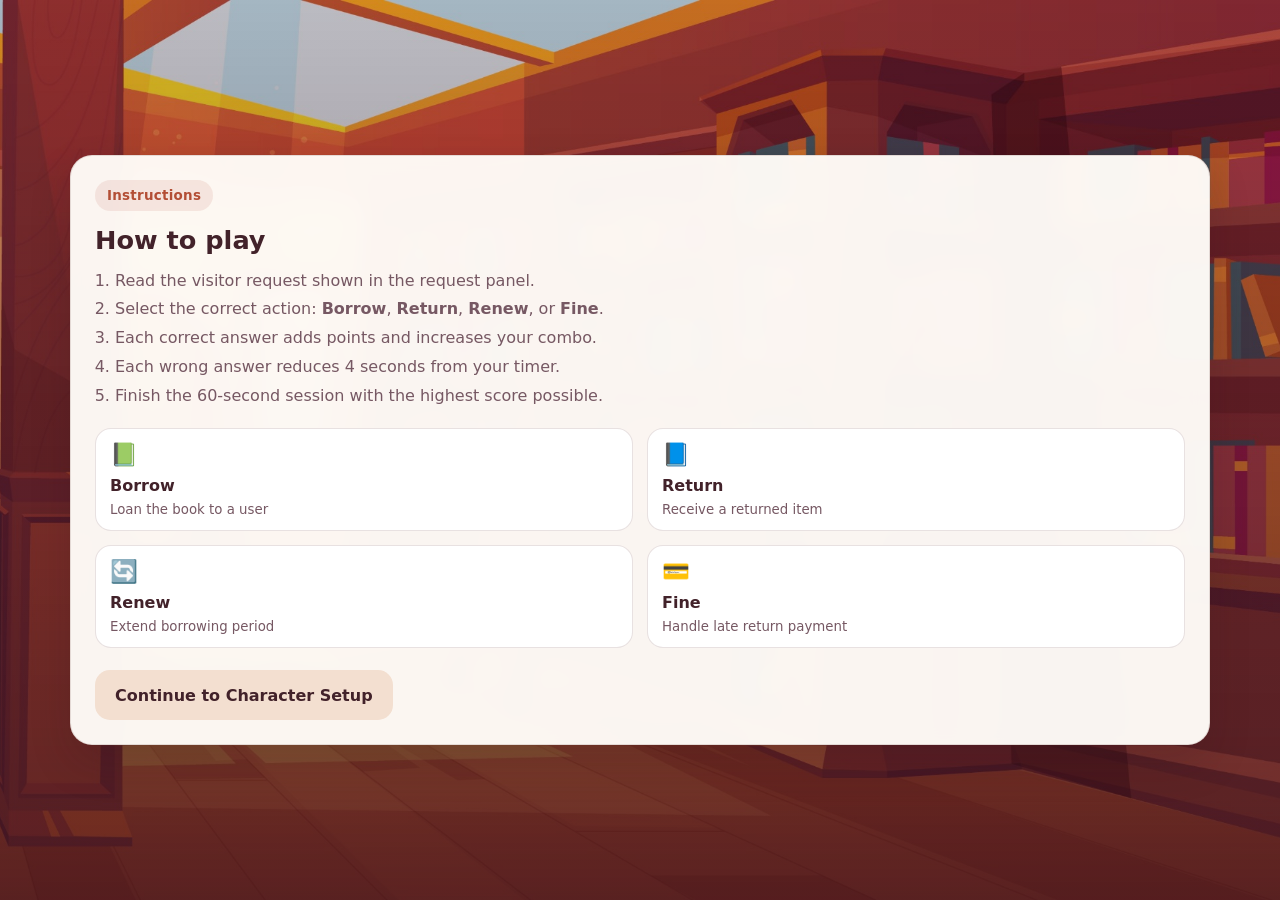
<file: index.html>
<!DOCTYPE html>
<html lang="en">
<head>
  <meta charset="UTF-8" />
  <meta name="viewport" content="width=device-width, initial-scale=1.0" />
  <title>Book Circulation Rush</title>
  <meta name="description" content="A lightweight responsive web game about library book circulation for mobile and desktop." />
  <link rel="stylesheet" href="css/styles.css" />
</head>
<body>
  <div class="bg-overlay"></div>

  <main class="app-shell">
    <section id="menuScreen" class="screen">
      <div class="panel hero-panel">
        <div class="hero-copy">
          <span class="eyebrow">Lightweight Web Game</span>
          <h1>Book Circulation Rush</h1>
          <p class="lead">
            Manage a busy library circulation desk. Process borrowing, returning, renewing,
            and late-fine requests as fast and accurately as possible.
          </p>

          <div class="feature-pills">
            <span>Mobile Friendly</span>
            <span>Desktop Ready</span>
            <span>Simple Gameplay</span>
            <span>Professional UI</span>
          </div>
        </div>

        <div class="setup-card">
          <h2>Create your librarian</h2>
          <p class="helper-text">Choose a character, then enter your own librarian name.</p>

          <div class="character-grid" role="radiogroup" aria-label="Choose character">
            <button type="button" class="character-card selected" data-character="male" aria-pressed="true">
              <img class="character-photo" src="assets/male-librarian.webp" alt="Male librarian Bayu" />
              <div class="character-text">
                <strong>Male Librarian</strong>
                <span>Default name: Bayu</span>
              </div>
            </button>

            <button type="button" class="character-card" data-character="female" aria-pressed="false">
              <img class="character-photo" src="assets/female-librarian.jpg" alt="Female librarian Ayu" />
              <div class="character-text">
                <strong>Female Librarian</strong>
                <span>Default name: Ayu</span>
              </div>
            </button>
          </div>

          <div class="field-group">
            <label for="characterName">Character name</label>
            <input id="characterName" type="text" maxlength="18" placeholder="Enter librarian name" value="Bayu" />
          </div>

          <div class="stats-row">
            <div class="small-stat">
              <span class="label">Session</span>
              <strong>60 sec</strong>
            </div>
            <div class="small-stat">
              <span class="label">Goal</span>
              <strong>Best score</strong>
            </div>
            <div class="small-stat">
              <span class="label">Mode</span>
              <strong>Tap / Click</strong>
            </div>
          </div>

          <div class="menu-actions">
            <button id="startBtn" class="btn btn-primary">Start Game</button>
            <button id="howToPlayBtn" class="btn btn-secondary">How to Play</button>
          </div>
        </div>
      </div>
    </section>

    <section id="howToPlayScreen" class="screen active">
      <div class="panel info-panel">
        <span class="eyebrow">Instructions</span>
        <h2>How to play</h2>
        <ol class="instruction-list">
          <li>Read the visitor request shown in the request panel.</li>
          <li>Select the correct action: <strong>Borrow</strong>, <strong>Return</strong>, <strong>Renew</strong>, or <strong>Fine</strong>.</li>
          <li>Each correct answer adds points and increases your combo.</li>
          <li>Each wrong answer reduces 4 seconds from your timer.</li>
          <li>Finish the 60-second session with the highest score possible.</li>
        </ol>

        <div class="legend-grid">
          <div class="legend-card"><span>📗</span><strong>Borrow</strong><small>Loan the book to a user</small></div>
          <div class="legend-card"><span>📘</span><strong>Return</strong><small>Receive a returned item</small></div>
          <div class="legend-card"><span>🔄</span><strong>Renew</strong><small>Extend borrowing period</small></div>
          <div class="legend-card"><span>💳</span><strong>Fine</strong><small>Handle late return payment</small></div>
        </div>

        <div class="menu-actions align-left">
          <button id="backToMenuBtn" class="btn btn-secondary">Continue to Character Setup</button>
        </div>
      </div>
    </section>

    <section id="gameScreen" class="screen">
      <div class="hud panel">
        <div class="player-box">
          <div id="playerAvatar" class="avatar small character-photo-shell">
            <img src="assets/male-librarian.webp" alt="Selected librarian" />
          </div>
          <div>
            <span class="label">Current Librarian</span>
            <strong id="playerName">Bayu</strong>
          </div>
        </div>

        <div class="score-boxes">
          <div class="stat-card"><span class="label">Score</span><strong id="scoreValue">0</strong></div>
          <div class="stat-card"><span class="label">Combo</span><strong id="comboValue">0x</strong></div>
          <div class="stat-card"><span class="label">Best</span><strong id="bestValue">0</strong></div>
          <div class="stat-card"><span class="label">Time</span><strong id="timeValue">60</strong></div>
        </div>
      </div>

      <div class="game-layout">
        <div class="panel request-panel">
          <div class="request-header">
            <span class="eyebrow">Visitor Request</span>
            <span id="roundValue" class="round-badge">Round 1</span>
          </div>

          <div class="visitor-card">
            <div class="visitor-avatar" id="visitorEmoji">🙂</div>
            <div>
              <span class="label">Visitor</span>
              <strong id="visitorName">Alya</strong>
            </div>
          </div>

          <div class="request-card">
            <div class="request-type" id="requestTypeBadge">Borrow</div>
            <div class="request-book-layout">
              <div id="bookCoverCard" class="book-cover-card">
                <span class="book-cover-label">BOOK</span>
                <strong id="bookCoverTitle">The Midnight Library</strong>
                <small id="bookCoverAuthor">Matt Haig</small>
              </div>
              <div class="request-book-copy">
                <h3 id="bookTitle">The Midnight Library</h3>
                <p id="requestText">Alya wants to borrow this book today. Please process the loan properly.</p>
              </div>
            </div>
          </div>

          <div id="feedbackBanner" class="feedback-banner">The desk is ready. Process the next request.</div>
        </div>

        <div class="panel actions-panel">
          <div class="action-panel-head">
            <h2>Choose the correct action</h2>
            <p>Tap on mobile or click on desktop.</p>
          </div>

          <div class="action-grid">
            <button type="button" class="action-btn" data-action="borrow">
              <span class="action-icon">📗</span>
              <span class="action-title">Borrow</span>
              <small>Issue book</small>
            </button>
            <button type="button" class="action-btn" data-action="return">
              <span class="action-icon">📘</span>
              <span class="action-title">Return</span>
              <small>Receive book</small>
            </button>
            <button type="button" class="action-btn" data-action="renew">
              <span class="action-icon">🔄</span>
              <span class="action-title">Renew</span>
              <small>Extend loan</small>
            </button>
            <button type="button" class="action-btn" data-action="fine">
              <span class="action-icon">💳</span>
              <span class="action-title">Fine</span>
              <small>Late payment</small>
            </button>
          </div>
        </div>
      </div>
    </section>

    <section id="resultScreen" class="screen">
      <div class="panel result-panel">
        <span class="eyebrow">Session Finished</span>
        <h2>Circulation desk closed.</h2>
        <p class="lead small-lead">Nice work. Review your final result and try again to beat your record.</p>

        <div class="result-profile">
          <div id="resultAvatar" class="avatar medium character-photo-shell">
            <img src="assets/male-librarian.webp" alt="Selected librarian" />
          </div>
          <div>
            <span class="label">Librarian</span>
            <strong id="resultPlayerName">Bayu</strong>
          </div>
        </div>

        <div class="result-stats">
          <div class="result-card">
            <span class="label">Final Score</span>
            <strong id="finalScore">0</strong>
          </div>
          <div class="result-card">
            <span class="label">Best Score</span>
            <strong id="finalBest">0</strong>
          </div>
          <div class="result-card">
            <span class="label">Longest Combo</span>
            <strong id="finalCombo">0x</strong>
          </div>
        </div>

        <div class="menu-actions">
          <button id="playAgainBtn" class="btn btn-primary">Play Again</button>
          <button id="goHomeBtn" class="btn btn-secondary">Main Menu</button>
        </div>
      </div>
    </section>
  </main>

  <script src="js/app.js"></script>
</body>
</html>
</file>
<file: css/styles.css>
:root {
  --bg-tint: rgba(58, 22, 29, 0.68);
  --panel: rgba(255, 248, 242, 0.93);
  --panel-strong: rgba(255, 252, 248, 0.97);
  --text: #42222a;
  --muted: #765863;
  --primary: #b34e35;
  --primary-hover: #9d432d;
  --secondary: #f3dfd0;
  --line: rgba(92, 48, 48, 0.14);
  --success: #237856;
  --danger: #b43d3d;
  --shadow: 0 18px 40px rgba(44, 14, 22, 0.18);
  --radius-xl: 28px;
  --radius-lg: 22px;
  --radius-md: 18px;
  --radius-sm: 14px;
}

* { box-sizing: border-box; }
html, body { min-height: 100%; }
body {
  margin: 0;
  font-family: Inter, ui-sans-serif, system-ui, -apple-system, BlinkMacSystemFont, "Segoe UI", sans-serif;
  color: var(--text);
  background: url('../assets/library-bg.jpg') center/cover no-repeat fixed;
}

.bg-overlay {
  position: fixed;
  inset: 0;
  background: linear-gradient(180deg, rgba(101, 30, 36, 0.28), var(--bg-tint));
}

.app-shell {
  position: relative;
  z-index: 1;
  min-height: 100dvh;
  display: flex;
  align-items: center;
  justify-content: center;
  padding: 18px;
}

.screen { display: none; width: min(1140px, 100%); }
.screen.active { display: block; }

.panel {
  background: var(--panel);
  border: 1px solid var(--line);
  border-radius: var(--radius-xl);
  box-shadow: var(--shadow);
  backdrop-filter: blur(10px);
}

.hero-panel {
  display: grid;
  grid-template-columns: 1.1fr 0.9fr;
  gap: 22px;
  padding: 28px;
}
.hero-copy,
.setup-card,
.info-panel,
.request-panel,
.actions-panel,
.result-panel { padding: 0; }
.setup-card,
.info-panel,
.request-panel,
.actions-panel,
.result-panel {
  background: var(--panel-strong);
  border: 1px solid var(--line);
  border-radius: var(--radius-lg);
  padding: 22px;
}

.eyebrow {
  display: inline-flex;
  align-items: center;
  background: rgba(179, 78, 53, 0.11);
  color: var(--primary);
  padding: 8px 12px;
  border-radius: 999px;
  font-size: .84rem;
  font-weight: 800;
  letter-spacing: .02em;
  margin-bottom: 14px;
}

h1, h2, h3, p, ol { margin-top: 0; }
h1 {
  font-size: clamp(2.15rem, 4vw, 4rem);
  line-height: 1.03;
  margin-bottom: 14px;
}
h2 { font-size: clamp(1.35rem, 2vw, 2rem); margin-bottom: 12px; }
h3 { font-size: clamp(1.25rem, 2vw, 1.8rem); }
.lead {
  color: var(--muted);
  line-height: 1.72;
  max-width: 640px;
  font-size: 1rem;
}
.small-lead { max-width: 560px; }
.helper-text,
.action-panel-head p,
.legend-card small,
.label,
.character-text span,
.field-group label,
.action-btn small {
  color: var(--muted);
}
.label { font-size: .88rem; display: block; }

.feature-pills {
  display: flex;
  flex-wrap: wrap;
  gap: 10px;
  margin-top: 24px;
}
.feature-pills span {
  background: rgba(255, 255, 255, 0.4);
  border: 1px solid rgba(255,255,255,0.25);
  color: #fff;
  font-weight: 700;
  padding: 10px 14px;
  border-radius: 999px;
}

.character-grid,
.legend-grid,
.action-grid,
.result-stats {
  display: grid;
  gap: 14px;
}
.character-grid { grid-template-columns: repeat(2, minmax(0, 1fr)); }
.legend-grid { grid-template-columns: repeat(2, minmax(0, 1fr)); margin-top: 18px; }
.action-grid { grid-template-columns: repeat(2, minmax(0, 1fr)); }
.result-stats { grid-template-columns: repeat(3, minmax(0, 1fr)); margin-top: 22px; }

.character-card {
  display: flex;
  align-items: center;
  gap: 14px;
  width: 100%;
  text-align: left;
  border: 2px solid transparent;
  border-radius: var(--radius-md);
  background: #fff;
  padding: 14px;
  cursor: pointer;
  transition: .18s ease;
}
.character-card:hover,
.character-card:focus-visible,
.btn:hover,
.btn:focus-visible,
.action-btn:hover,
.action-btn:focus-visible {
  transform: translateY(-1px);
  outline: none;
}
.character-card.selected {
  border-color: var(--primary);
  box-shadow: 0 12px 26px rgba(179, 78, 53, 0.16);
}
.character-card strong,
.small-stat strong,
.stat-card strong,
.result-card strong { display: block; }

.avatar {
  position: relative;
  overflow: hidden;
  border-radius: 24px;
  flex: 0 0 auto;
  background: linear-gradient(180deg, rgba(255,255,255,.92), rgba(239, 224, 214, .9));
}
.avatar.large { width: 88px; height: 88px; }
.avatar.medium { width: 74px; height: 74px; }
.avatar.small { width: 62px; height: 62px; }
.avatar-head,
.avatar-body {
  position: absolute;
  left: 50%;
  transform: translateX(-50%);
}
.avatar-head {
  top: 17px;
  width: 26px;
  height: 26px;
  border-radius: 50%;
  background: #f0c29d;
  z-index: 2;
}
.avatar-body {
  bottom: 8px;
  width: 54px;
  height: 42px;
  border-radius: 24px 24px 14px 14px;
}
.avatar-male .avatar-body { background: #4f728d; }
.avatar-female .avatar-body { background: #79895f; }
.avatar-male::before,
.avatar-female::before {
  content: '';
  position: absolute;
  left: 50%;
  transform: translateX(-50%);
  top: 11px;
  width: 34px;
  height: 18px;
  background: #5a311f;
  border-radius: 12px 12px 6px 6px;
  z-index: 3;
}
.avatar-female::before {
  width: 42px;
  height: 34px;
  top: 8px;
  border-radius: 50% 50% 46% 46%;
}
.avatar-female::after {
  content: '';
  position: absolute;
  left: 50%;
  transform: translateX(-50%);
  top: 20px;
  width: 22px;
  height: 18px;
  background: #f0c29d;
  border-radius: 0 0 14px 14px;
  z-index: 4;
}

.field-group {
  margin-top: 18px;
}
.field-group label {
  display: block;
  font-size: .92rem;
  margin-bottom: 8px;
  font-weight: 600;
}
.field-group input {
  width: 100%;
  height: 52px;
  border-radius: 14px;
  border: 1px solid var(--line);
  background: #fff;
  padding: 0 14px;
  font: inherit;
  color: var(--text);
}
.field-group input:focus {
  outline: 2px solid rgba(179, 78, 53, 0.2);
  border-color: rgba(179, 78, 53, 0.4);
}

.stats-row,
.score-boxes {
  display: grid;
  gap: 12px;
}
.stats-row { grid-template-columns: repeat(3, minmax(0, 1fr)); margin-top: 18px; }
.score-boxes { grid-template-columns: repeat(4, minmax(78px, 1fr)); }
.small-stat,
.stat-card,
.result-card,
.legend-card {
  border: 1px solid var(--line);
  background: #fff;
  border-radius: 16px;
  padding: 12px 14px;
}
.small-stat strong,
.stat-card strong,
.result-card strong { margin-top: 4px; font-size: 1.16rem; }
.legend-card span { font-size: 1.4rem; display: block; margin-bottom: 8px; }
.legend-card strong { display: block; margin-bottom: 4px; }

.menu-actions {
  display: flex;
  flex-wrap: wrap;
  gap: 12px;
  margin-top: 22px;
}
.align-left { justify-content: flex-start; }
.btn {
  min-height: 50px;
  padding: 0 20px;
  border: 0;
  border-radius: 15px;
  font: inherit;
  font-weight: 800;
  cursor: pointer;
  transition: .18s ease;
}
.btn-primary { background: var(--primary); color: #fff; }
.btn-primary:hover { background: var(--primary-hover); }
.btn-secondary { background: var(--secondary); color: var(--text); }

.info-panel,
.result-panel { padding: 24px; }
.instruction-list {
  color: var(--muted);
  line-height: 1.8;
  padding-left: 20px;
}

.hud {
  padding: 16px 18px;
  margin-bottom: 18px;
  display: flex;
  justify-content: space-between;
  align-items: center;
  gap: 14px;
}
.player-box,
.result-profile,
.visitor-card {
  display: flex;
  align-items: center;
  gap: 14px;
}

.game-layout {
  display: grid;
  grid-template-columns: 1.05fr 0.95fr;
  gap: 18px;
}
.request-panel,
.actions-panel { padding: 22px; }
.request-header {
  display: flex;
  align-items: center;
  justify-content: space-between;
  gap: 12px;
  margin-bottom: 16px;
}
.round-badge {
  background: rgba(66, 34, 42, 0.08);
  color: var(--text);
  border-radius: 999px;
  padding: 8px 12px;
  font-size: .9rem;
  font-weight: 700;
}
.visitor-card {
  border: 1px solid var(--line);
  background: #fff;
  border-radius: 18px;
  padding: 14px;
  margin-bottom: 16px;
}
.visitor-avatar {
  width: 54px;
  height: 54px;
  display: grid;
  place-items: center;
  border-radius: 16px;
  background: linear-gradient(180deg, rgba(247, 214, 188, 0.95), rgba(232, 194, 169, 0.96));
  font-size: 1.55rem;
}
.request-card {
  min-height: 230px;
  background: linear-gradient(180deg, rgba(255,255,255,.98), rgba(250, 237, 228, .98));
  border: 1px solid rgba(92, 48, 48, 0.1);
  border-radius: 22px;
  padding: 22px;
}
.request-type {
  display: inline-flex;
  background: rgba(179, 78, 53, 0.12);
  color: var(--primary);
  font-weight: 800;
  font-size: .88rem;
  border-radius: 999px;
  padding: 8px 12px;
  margin-bottom: 14px;
}
.request-card p {
  color: var(--muted);
  line-height: 1.74;
  margin-bottom: 0;
}
.feedback-banner {
  margin-top: 16px;
  padding: 14px 16px;
  border-radius: 16px;
  background: rgba(66, 34, 42, 0.08);
  font-weight: 700;
}
.feedback-banner.success { background: rgba(35, 120, 86, 0.12); color: var(--success); }
.feedback-banner.error { background: rgba(180, 61, 61, 0.12); color: var(--danger); }

.action-btn {
  min-height: 138px;
  border: 1px solid var(--line);
  border-radius: 18px;
  background: #fff;
  cursor: pointer;
  font: inherit;
  color: var(--text);
  display: flex;
  flex-direction: column;
  align-items: center;
  justify-content: center;
  gap: 6px;
  padding: 18px;
  transition: .18s ease;
}
.action-icon { font-size: 1.9rem; }
.action-title { font-size: 1.02rem; font-weight: 800; }
.action-btn.correct {
  border-color: rgba(35, 120, 86, 0.46);
  box-shadow: 0 12px 20px rgba(35, 120, 86, 0.13);
}
.action-btn.wrong {
  border-color: rgba(180, 61, 61, 0.46);
  box-shadow: 0 12px 20px rgba(180, 61, 61, 0.13);
}

@media (max-width: 960px) {
  .hero-panel,
  .game-layout {
    grid-template-columns: 1fr;
  }

  .hud {
    flex-direction: column;
    align-items: stretch;
  }

  .score-boxes { grid-template-columns: repeat(2, minmax(0, 1fr)); }
}

@media (max-width: 680px) {
  .app-shell { padding: 12px; }
  .hero-panel,
  .info-panel,
  .request-panel,
  .actions-panel,
  .result-panel { padding: 18px; }

  .character-grid,
  .legend-grid,
  .action-grid,
  .result-stats,
  .stats-row { grid-template-columns: 1fr; }

  .character-card {
    align-items: center;
  }

  .menu-actions {
    flex-direction: column;
  }

  .btn { width: 100%; }
  .request-card { min-height: auto; }
}

/* Character images — intentionally added without changing the existing UI system */
.character-photo {
  width: 88px;
  height: 88px;
  border-radius: 24px;
  object-fit: cover;
  flex: 0 0 auto;
  background: linear-gradient(180deg, rgba(255,255,255,.92), rgba(239,224,214,.9));
  border: 1px solid var(--line);
}

.character-photo-shell {
  padding: 0;
  background: transparent;
}

.character-photo-shell img {
  width: 100%;
  height: 100%;
  display: block;
  object-fit: cover;
  border-radius: inherit;
}

.request-book-layout {
  display: grid;
  grid-template-columns: 150px 1fr;
  gap: 18px;
  align-items: start;
}

.book-cover-card {
  min-height: 205px;
  border-radius: 16px 20px 20px 16px;
  padding: 16px 14px;
  color: #fff;
  display: flex;
  flex-direction: column;
  justify-content: space-between;
  position: relative;
  overflow: hidden;
  box-shadow: 0 14px 28px rgba(42, 18, 26, 0.18);
  background:
    linear-gradient(90deg, rgba(0,0,0,0.18), rgba(0,0,0,0) 12%),
    linear-gradient(145deg, var(--cover-start, #ad5a45), var(--cover-end, #72485c));
}

.book-cover-card::before {
  content: '';
  position: absolute;
  inset: 0;
  background:
    radial-gradient(circle at top right, rgba(255,255,255,0.26), transparent 34%),
    linear-gradient(180deg, rgba(255,255,255,0.10), rgba(255,255,255,0));
  pointer-events: none;
}

.book-cover-label,
.book-cover-card small,
.book-cover-card strong {
  position: relative;
  z-index: 1;
}

.book-cover-label {
  font-size: 0.72rem;
  letter-spacing: 0.18em;
  font-weight: 800;
  opacity: 0.86;
}

.book-cover-card strong {
  display: -webkit-box;
  -webkit-box-orient: vertical;
  -webkit-line-clamp: 5;
  overflow: hidden;
  font-size: 1.15rem;
  line-height: 1.08;
  font-weight: 800;
}

.book-cover-card small {
  display: block;
  font-size: 0.86rem;
  opacity: 0.92;
  line-height: 1.35;
}

.request-book-copy h3 {
  margin-bottom: 12px;
}

@media (max-width: 680px) {
  .request-book-layout {
    grid-template-columns: 1fr;
  }

  .book-cover-card {
    min-height: 180px;
  }
}
</file>
